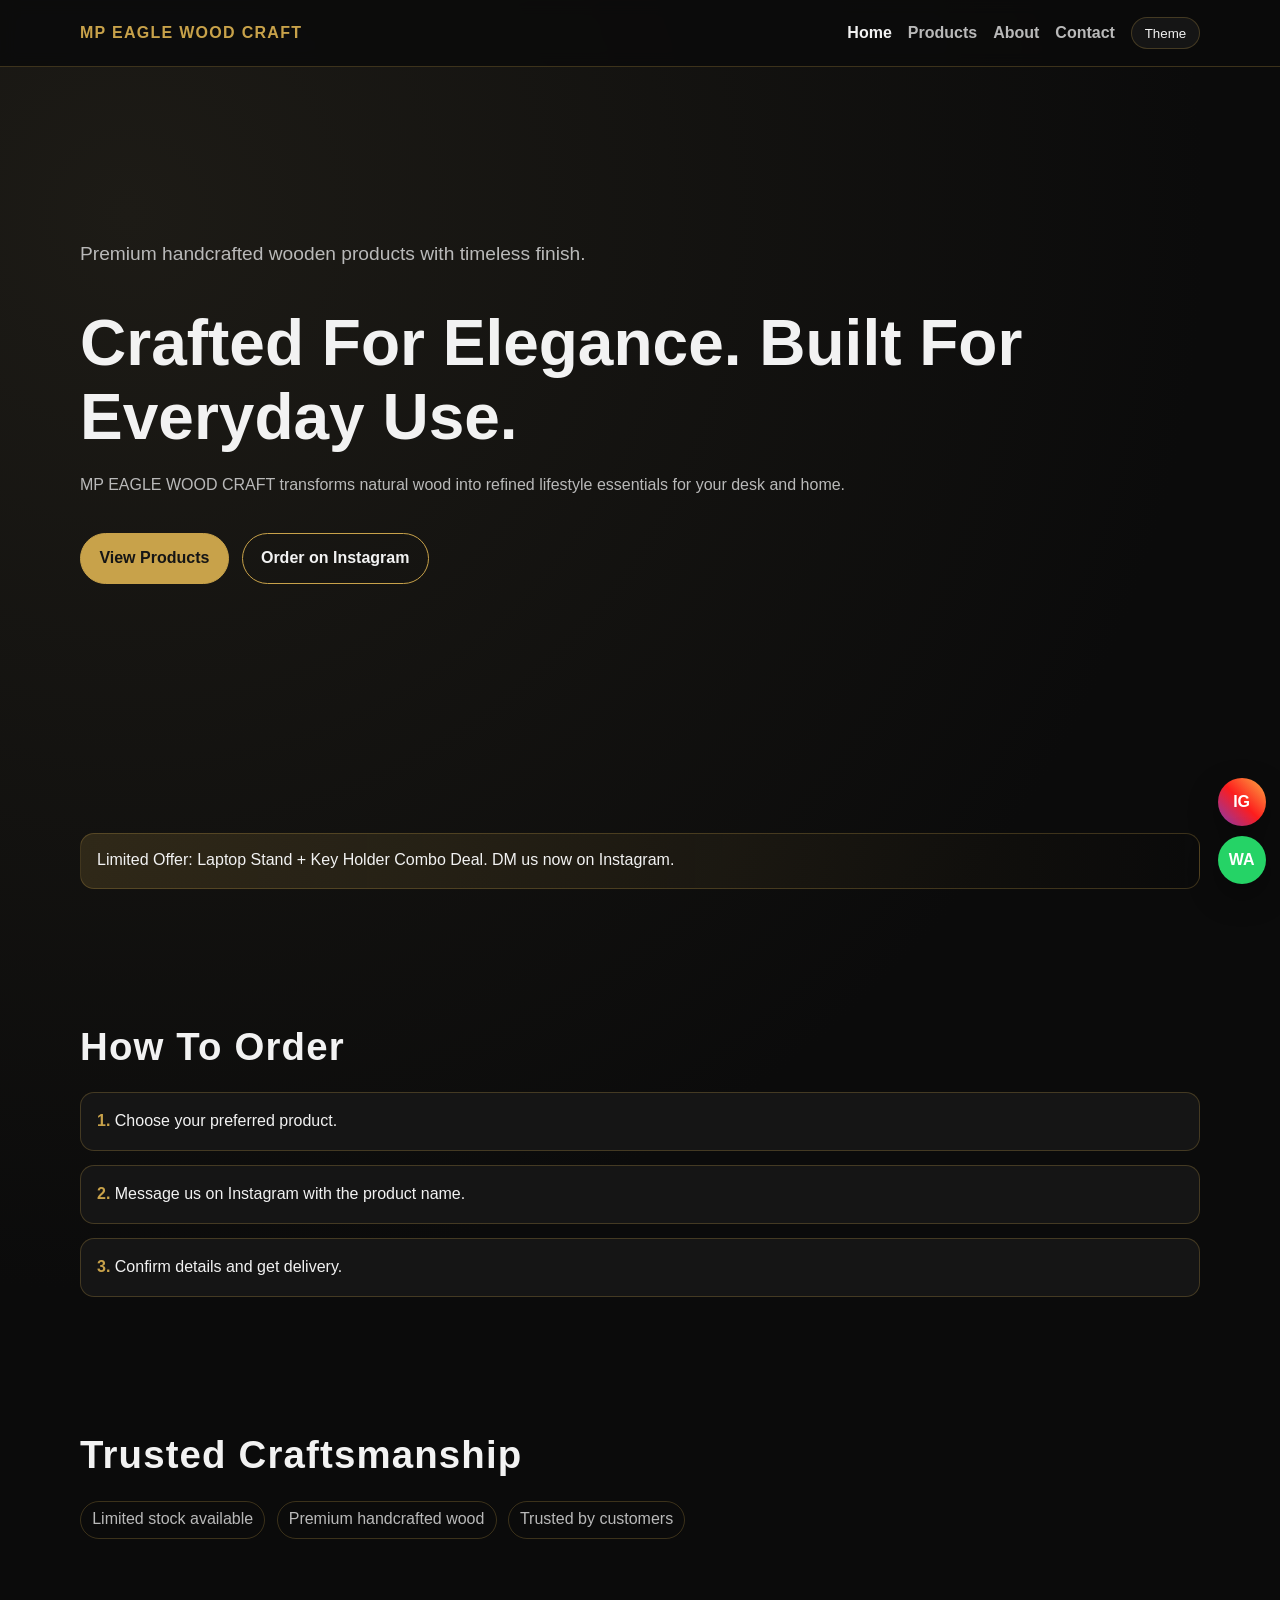
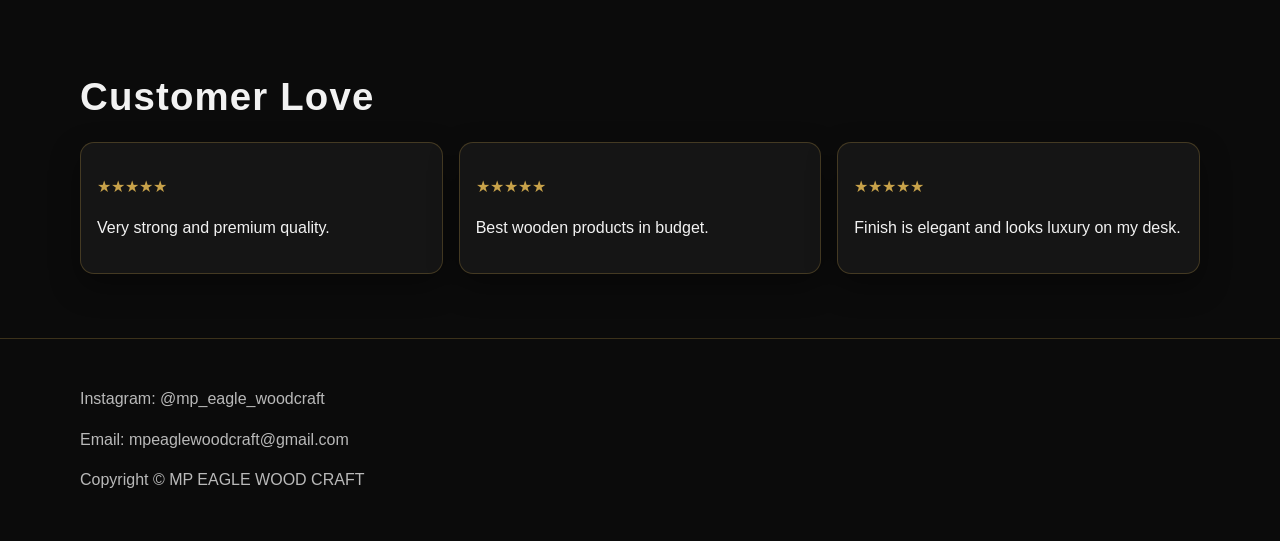
<file: index.html>
<!doctype html>
<html lang="en">
  <head>
    <meta charset="UTF-8" />
    <meta name="viewport" content="width=device-width, initial-scale=1.0" />
    <title>MP EAGLE WOOD CRAFT | Premium Wooden Products</title>
    <meta
      name="description"
      content="MP EAGLE WOOD CRAFT offers premium handcrafted wooden laptop stands, key holders, and desk accessories. Order instantly on Instagram."
    />
    <meta
      name="keywords"
      content="wooden products, laptop stand, key holder, pen stand, handcrafted wood, MP EAGLE WOOD CRAFT"
    />
    <link rel="stylesheet" href="assets/css/main.css" />
  </head>
  <body>
    <div class="wood-grain" aria-hidden="true"></div>
    <div class="loader" data-loader>
      <img src="assets/images/logo.png" alt="MP EAGLE WOOD CRAFT logo" />
    </div>

    <header class="topbar">
      <div class="container nav-wrap">
        <a href="index.html" class="brand">MP EAGLE WOOD CRAFT</a>
        <nav class="menu" aria-label="Primary">
          <a href="index.html" data-nav-link>Home</a>
          <a href="products.html" data-nav-link>Products</a>
          <a href="about.html" data-nav-link>About</a>
          <a href="contact.html" data-nav-link>Contact</a>
          <button class="theme-toggle" data-theme-toggle type="button">Theme</button>
        </nav>
      </div>
    </header>

    <main>
      <section class="hero container section">
        <p class="tagline">Premium handcrafted wooden products with timeless finish.</p>
        <h1>Crafted For Elegance. Built For Everyday Use.</h1>
        <p class="section-lead">
          MP EAGLE WOOD CRAFT transforms natural wood into refined lifestyle essentials for your
          desk and home.
        </p>
        <div class="hero-actions">
          <a class="btn" href="products.html">View Products</a>
          <a
            class="btn btn-ghost"
            href="https://www.instagram.com/mp_eagle_woodcraft/"
            target="_blank"
            rel="noopener noreferrer"
            >Order on Instagram</a
          >
        </div>
      </section>

      <section class="container section">
        <div class="offer-banner">
          Limited Offer: Laptop Stand + Key Holder Combo Deal. DM us now on Instagram.
        </div>
      </section>

      <section class="container section">
        <h2 class="section-title">How To Order</h2>
        <div class="steps">
          <article class="step"><strong>1.</strong> Choose your preferred product.</article>
          <article class="step"><strong>2.</strong> Message us on Instagram with the product name.</article>
          <article class="step"><strong>3.</strong> Confirm details and get delivery.</article>
        </div>
      </section>

      <section class="container section">
        <h2 class="section-title">Trusted Craftsmanship</h2>
        <div class="trust-badges">
          <span class="pill">Limited stock available</span>
          <span class="pill">Premium handcrafted wood</span>
          <span class="pill">Trusted by customers</span>
        </div>
      </section>

      <section class="container section">
        <h2 class="section-title">Customer Love</h2>
        <div class="grid cards-3">
          <article class="card">
            <p class="testimonial-stars">★★★★★</p>
            <p>Very strong and premium quality.</p>
          </article>
          <article class="card">
            <p class="testimonial-stars">★★★★★</p>
            <p>Best wooden products in budget.</p>
          </article>
          <article class="card">
            <p class="testimonial-stars">★★★★★</p>
            <p>Finish is elegant and looks luxury on my desk.</p>
          </article>
        </div>
      </section>
    </main>

    <footer class="footer">
      <div class="container">
        <p>
          Instagram:
          <a href="https://www.instagram.com/mp_eagle_woodcraft/" target="_blank" rel="noopener noreferrer"
            >@mp_eagle_woodcraft</a
          >
        </p>
        <p>
          Email:
          <a href="mailto:mpeaglewoodcraft@gmail.com">mpeaglewoodcraft@gmail.com</a>
        </p>
        <p>Copyright © MP EAGLE WOOD CRAFT</p>
      </div>
    </footer>

    <script src="assets/js/main.js"></script>
  </body>
</html>
</file>
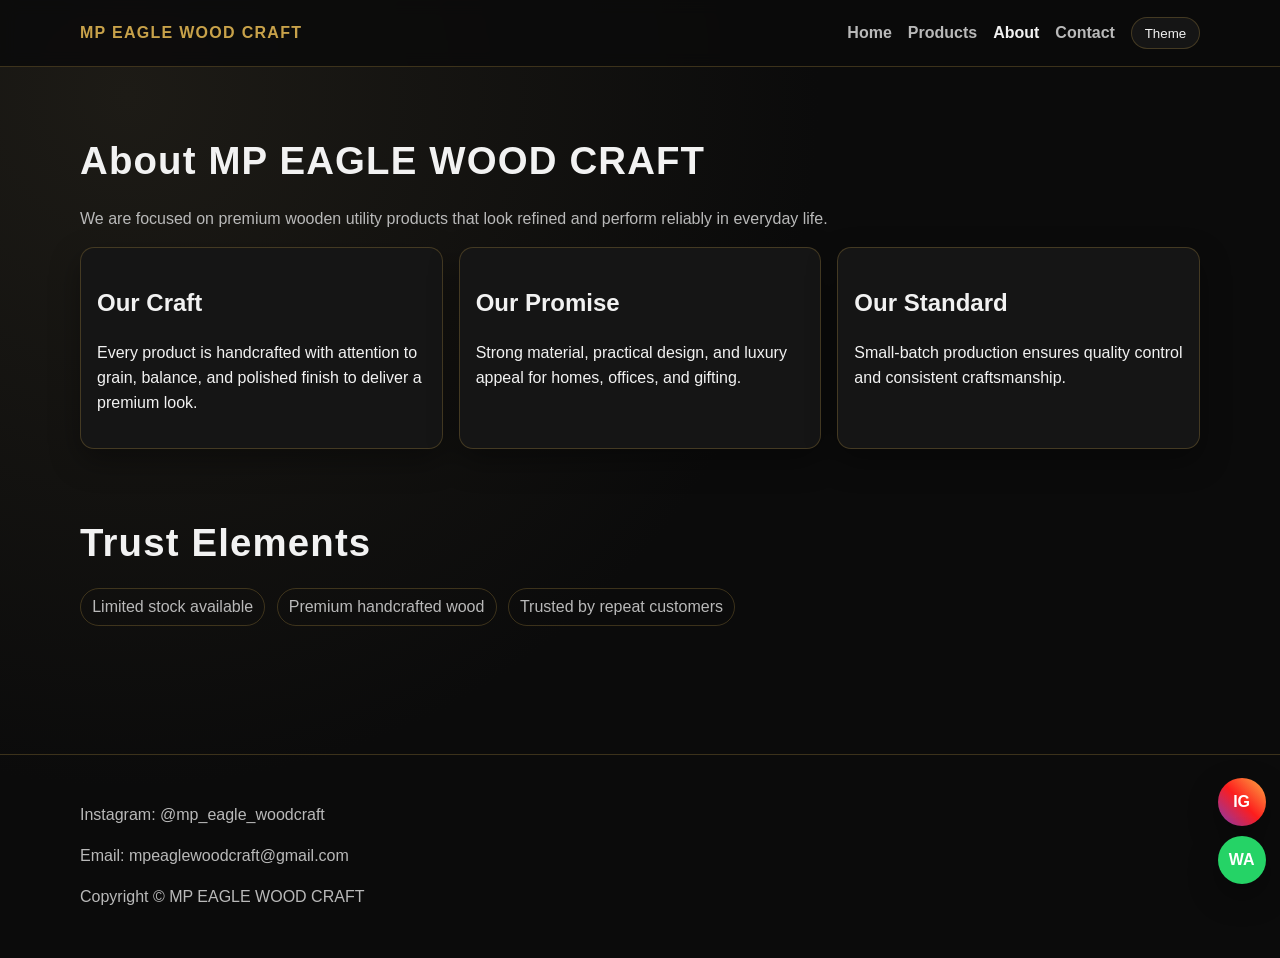
<file: about.html>
<!doctype html>
<html lang="en">
  <head>
    <meta charset="UTF-8" />
    <meta name="viewport" content="width=device-width, initial-scale=1.0" />
    <title>About Us | MP EAGLE WOOD CRAFT</title>
    <meta
      name="description"
      content="Learn the story behind MP EAGLE WOOD CRAFT and how we craft premium handcrafted wooden products with trusted quality."
    />
    <meta name="keywords" content="about wood craft brand, handcrafted quality, premium wood brand" />
    <link rel="stylesheet" href="assets/css/main.css" />
  </head>
  <body>
    <div class="wood-grain" aria-hidden="true"></div>
    <div class="loader" data-loader>
      <img src="assets/images/logo.png" alt="MP EAGLE WOOD CRAFT logo" />
    </div>
    <header class="topbar">
      <div class="container nav-wrap">
        <a href="index.html" class="brand">MP EAGLE WOOD CRAFT</a>
        <nav class="menu" aria-label="Primary">
          <a href="index.html" data-nav-link>Home</a>
          <a href="products.html" data-nav-link>Products</a>
          <a href="about.html" data-nav-link>About</a>
          <a href="contact.html" data-nav-link>Contact</a>
          <button class="theme-toggle" data-theme-toggle type="button">Theme</button>
        </nav>
      </div>
    </header>

    <main class="container section">
      <h1 class="section-title">About MP EAGLE WOOD CRAFT</h1>
      <p class="section-lead">
        We are focused on premium wooden utility products that look refined and perform reliably
        in everyday life.
      </p>

      <section class="grid cards-3">
        <article class="card">
          <h2>Our Craft</h2>
          <p>
            Every product is handcrafted with attention to grain, balance, and polished finish to
            deliver a premium look.
          </p>
        </article>
        <article class="card">
          <h2>Our Promise</h2>
          <p>Strong material, practical design, and luxury appeal for homes, offices, and gifting.</p>
        </article>
        <article class="card">
          <h2>Our Standard</h2>
          <p>Small-batch production ensures quality control and consistent craftsmanship.</p>
        </article>
      </section>

      <section class="section">
        <h2 class="section-title">Trust Elements</h2>
        <div class="trust-badges">
          <span class="pill">Limited stock available</span>
          <span class="pill">Premium handcrafted wood</span>
          <span class="pill">Trusted by repeat customers</span>
        </div>
      </section>
    </main>

    <footer class="footer">
      <div class="container">
        <p>
          Instagram:
          <a href="https://www.instagram.com/mp_eagle_woodcraft/" target="_blank" rel="noopener noreferrer"
            >@mp_eagle_woodcraft</a
          >
        </p>
        <p>
          Email:
          <a href="mailto:mpeaglewoodcraft@gmail.com">mpeaglewoodcraft@gmail.com</a>
        </p>
        <p>Copyright © MP EAGLE WOOD CRAFT</p>
      </div>
    </footer>

    <script src="assets/js/main.js"></script>
  </body>
</html>
</file>
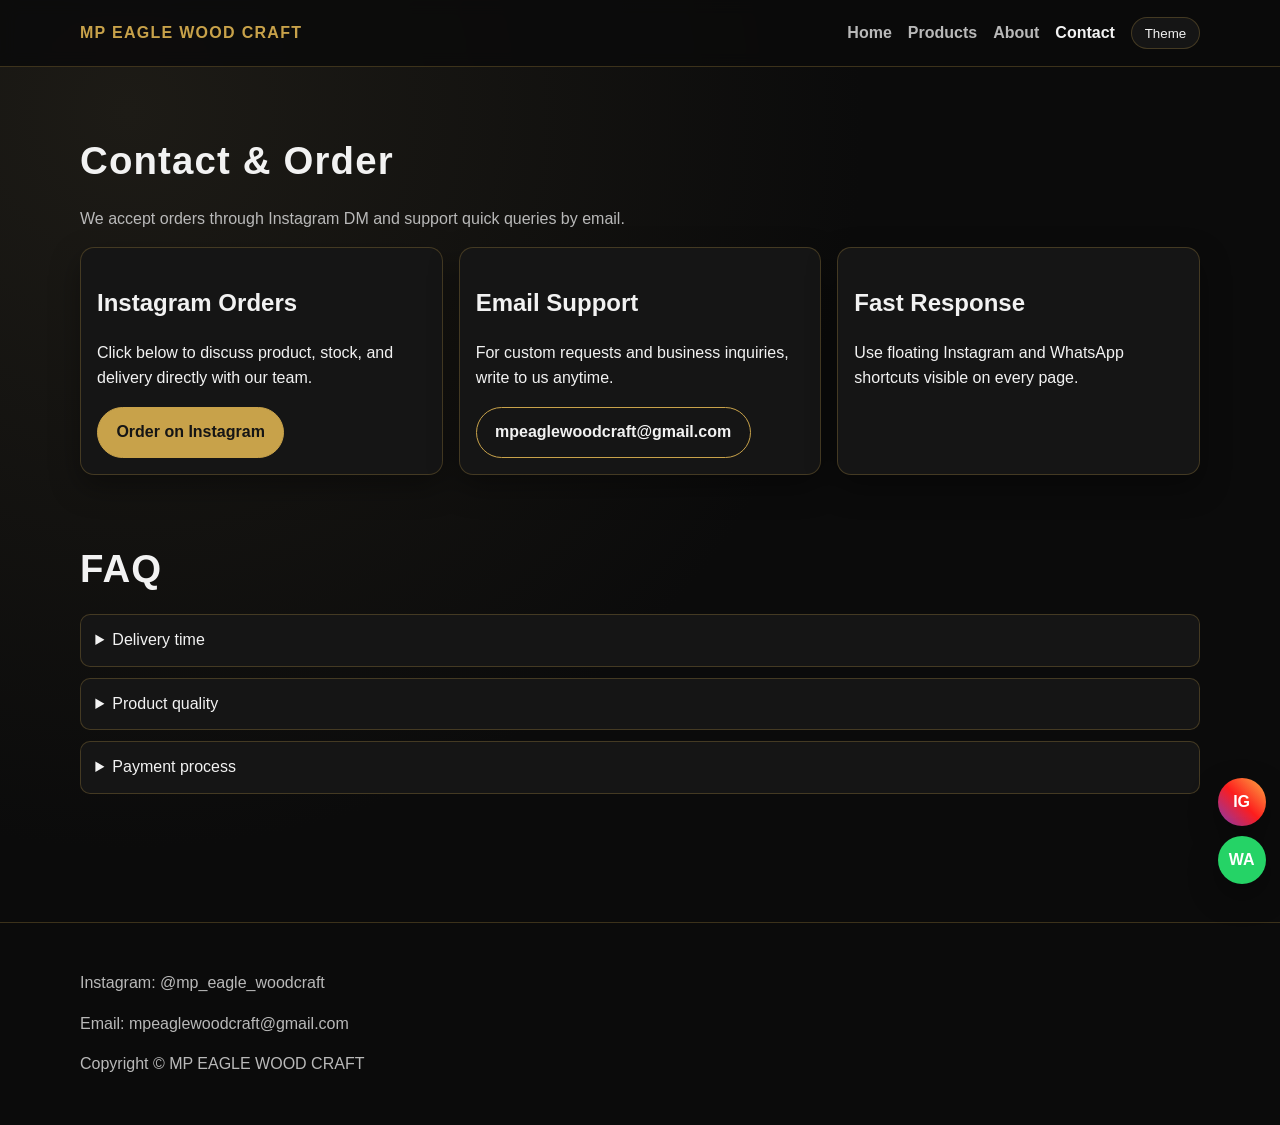
<file: contact.html>
<!doctype html>
<html lang="en">
  <head>
    <meta charset="UTF-8" />
    <meta name="viewport" content="width=device-width, initial-scale=1.0" />
    <title>Contact | MP EAGLE WOOD CRAFT</title>
    <meta
      name="description"
      content="Contact MP EAGLE WOOD CRAFT for premium handcrafted wooden products. Order through Instagram, WhatsApp, or email."
    />
    <meta
      name="keywords"
      content="contact wooden product seller, order on instagram, handcrafted wood support"
    />
    <link rel="stylesheet" href="assets/css/main.css" />
  </head>
  <body>
    <div class="wood-grain" aria-hidden="true"></div>
    <div class="loader" data-loader>
      <img src="assets/images/logo.png" alt="MP EAGLE WOOD CRAFT logo" />
    </div>
    <header class="topbar">
      <div class="container nav-wrap">
        <a href="index.html" class="brand">MP EAGLE WOOD CRAFT</a>
        <nav class="menu" aria-label="Primary">
          <a href="index.html" data-nav-link>Home</a>
          <a href="products.html" data-nav-link>Products</a>
          <a href="about.html" data-nav-link>About</a>
          <a href="contact.html" data-nav-link>Contact</a>
          <button class="theme-toggle" data-theme-toggle type="button">Theme</button>
        </nav>
      </div>
    </header>

    <main class="container section">
      <h1 class="section-title">Contact & Order</h1>
      <p class="section-lead">We accept orders through Instagram DM and support quick queries by email.</p>

      <section class="grid cards-3">
        <article class="card">
          <h2>Instagram Orders</h2>
          <p>Click below to discuss product, stock, and delivery directly with our team.</p>
          <a
            class="btn"
            href="https://www.instagram.com/mp_eagle_woodcraft/"
            target="_blank"
            rel="noopener noreferrer"
            >Order on Instagram</a
          >
        </article>
        <article class="card">
          <h2>Email Support</h2>
          <p>For custom requests and business inquiries, write to us anytime.</p>
          <a class="btn btn-ghost" href="mailto:mpeaglewoodcraft@gmail.com"
            >mpeaglewoodcraft@gmail.com</a
          >
        </article>
        <article class="card">
          <h2>Fast Response</h2>
          <p>Use floating Instagram and WhatsApp shortcuts visible on every page.</p>
        </article>
      </section>

      <section class="section faq">
        <h2 class="section-title">FAQ</h2>
        <details>
          <summary>Delivery time</summary>
          <p>Typically 3-7 working days depending on location and order volume.</p>
        </details>
        <details>
          <summary>Product quality</summary>
          <p>All products are handcrafted and quality checked before dispatch.</p>
        </details>
        <details>
          <summary>Payment process</summary>
          <p>Payment details are shared directly during order confirmation on Instagram/WhatsApp.</p>
        </details>
      </section>
    </main>

    <footer class="footer">
      <div class="container">
        <p>
          Instagram:
          <a href="https://www.instagram.com/mp_eagle_woodcraft/" target="_blank" rel="noopener noreferrer"
            >@mp_eagle_woodcraft</a
          >
        </p>
        <p>
          Email:
          <a href="mailto:mpeaglewoodcraft@gmail.com">mpeaglewoodcraft@gmail.com</a>
        </p>
        <p>Copyright © MP EAGLE WOOD CRAFT</p>
      </div>
    </footer>

    <script src="assets/js/main.js"></script>
  </body>
</html>
</file>
<file: assets/css/main.css>
:root {
  --bg: #0b0b0b;
  --panel: #151515;
  --text: #f2f2f2;
  --muted: #b9b9b9;
  --accent: #c8a24a;
  --accent-strong: #dfb95f;
  --line: rgba(200, 162, 74, 0.26);
  --success: #7dcc84;
  --danger: #ff7272;
  --shadow: 0 12px 30px rgba(0, 0, 0, 0.35);
}

body.light {
  --bg: #f3efe8;
  --panel: #ffffff;
  --text: #1b1b1b;
  --muted: #4d4d4d;
  --accent: #8f6a1d;
  --accent-strong: #b98922;
  --line: rgba(143, 106, 29, 0.25);
  --shadow: 0 12px 24px rgba(45, 35, 16, 0.16);
}

*,
*::before,
*::after {
  box-sizing: border-box;
}

html {
  scroll-behavior: smooth;
}

body {
  margin: 0;
  font-family: "Segoe UI", "Inter", Arial, sans-serif;
  background: radial-gradient(circle at 10% 10%, #1d1b16 0%, var(--bg) 48%);
  color: var(--text);
  line-height: 1.55;
}

.wood-grain {
  position: fixed;
  inset: 0;
  z-index: -1;
  opacity: 0.05;
  pointer-events: none;
  background-image: repeating-linear-gradient(
    100deg,
    rgba(255, 255, 255, 0.11) 0px,
    rgba(255, 255, 255, 0.11) 1px,
    transparent 1px,
    transparent 8px
  );
}

.container {
  width: min(1120px, 92%);
  margin-inline: auto;
}

.section {
  padding: 4rem 0;
}

.section-title {
  font-size: clamp(1.6rem, 4.8vw, 2.4rem);
  margin: 0 0 1rem;
  letter-spacing: 0.03em;
}

.section-lead {
  color: var(--muted);
  margin-top: 0;
}

a {
  color: inherit;
  text-decoration: none;
}

.btn {
  display: inline-flex;
  align-items: center;
  justify-content: center;
  gap: 0.4rem;
  border: 1px solid var(--accent);
  color: #151515;
  background: var(--accent);
  padding: 0.75rem 1.15rem;
  border-radius: 999px;
  font-weight: 700;
  transition: transform 0.2s ease, box-shadow 0.2s ease, background 0.2s ease;
}

.btn:hover {
  transform: translateY(-2px);
  box-shadow: 0 8px 20px rgba(201, 162, 74, 0.3);
  background: var(--accent-strong);
}

.btn-ghost {
  background: transparent;
  color: var(--text);
}

.topbar {
  position: sticky;
  top: 0;
  z-index: 40;
  backdrop-filter: blur(8px);
  border-bottom: 1px solid var(--line);
  background: color-mix(in srgb, var(--bg) 85%, transparent);
}

.nav-wrap {
  min-height: 66px;
  display: flex;
  align-items: center;
  justify-content: space-between;
  gap: 1rem;
}

.brand {
  font-weight: 800;
  letter-spacing: 0.08em;
  color: var(--accent);
}

.menu {
  display: flex;
  gap: 1rem;
  align-items: center;
}

.menu a {
  color: var(--muted);
  font-weight: 600;
}

.menu a.active,
.menu a:hover {
  color: var(--text);
}

.theme-toggle {
  border: 1px solid var(--line);
  background: var(--panel);
  color: var(--text);
  border-radius: 999px;
  padding: 0.45rem 0.8rem;
}

.hero {
  min-height: 78vh;
  display: grid;
  align-content: center;
  gap: 1.2rem;
  padding-top: 2rem;
}

.tagline {
  color: var(--muted);
  font-size: clamp(1rem, 3vw, 1.2rem);
}

.hero h1 {
  margin: 0;
  font-size: clamp(2.1rem, 7vw, 4rem);
  line-height: 1.15;
}

.hero-actions {
  display: flex;
  gap: 0.8rem;
  flex-wrap: wrap;
}

.offer-banner {
  border: 1px solid var(--line);
  border-radius: 14px;
  padding: 0.9rem 1rem;
  background: linear-gradient(90deg, rgba(200, 162, 74, 0.16), transparent);
}

.steps {
  display: grid;
  gap: 0.9rem;
}

.step {
  background: var(--panel);
  border: 1px solid var(--line);
  border-radius: 14px;
  padding: 1rem;
}

.step strong {
  color: var(--accent);
}

.grid {
  display: grid;
  gap: 1rem;
}

.cards-3 {
  grid-template-columns: repeat(1, minmax(0, 1fr));
}

.card {
  background: var(--panel);
  border: 1px solid var(--line);
  border-radius: 14px;
  padding: 1rem;
  box-shadow: var(--shadow);
}

.trust-badges {
  display: flex;
  flex-wrap: wrap;
  gap: 0.7rem;
}

.pill {
  border: 1px solid var(--line);
  border-radius: 999px;
  padding: 0.35rem 0.7rem;
  color: var(--muted);
}

.product-filters {
  display: flex;
  gap: 0.5rem;
  flex-wrap: wrap;
  margin: 1.2rem 0;
}

.filter-btn {
  border: 1px solid var(--line);
  color: var(--muted);
  background: transparent;
  border-radius: 999px;
  padding: 0.45rem 0.8rem;
}

.filter-btn.active {
  background: var(--accent);
  border-color: var(--accent);
  color: #121212;
}

.product-card {
  overflow: hidden;
  padding: 0;
}

.product-open {
  border: 0;
  width: 100%;
  display: block;
  padding: 0;
  cursor: pointer;
  background: transparent;
  color: inherit;
}

.product-media {
  aspect-ratio: 4 / 3;
  overflow: hidden;
}

.product-media img {
  width: 100%;
  height: 100%;
  object-fit: cover;
  transition: transform 0.3s ease;
}

.product-card:hover .product-media img {
  transform: scale(1.06);
}

.product-body {
  padding: 1rem;
}

.price-row {
  display: flex;
  gap: 0.6rem;
  align-items: baseline;
}

.old-price {
  text-decoration: line-through;
  color: var(--muted);
}

.new-price {
  color: var(--accent);
  font-weight: 700;
}

.stock {
  color: var(--danger);
  font-size: 0.92rem;
}

.testimonial-stars {
  color: var(--accent);
}

.faq details {
  border: 1px solid var(--line);
  border-radius: 10px;
  padding: 0.8rem 0.9rem;
  background: var(--panel);
}

.faq details + details {
  margin-top: 0.7rem;
}

.footer {
  padding: 2rem 0;
  border-top: 1px solid var(--line);
  color: var(--muted);
}

.floating {
  position: fixed;
  right: 0.9rem;
  bottom: 1rem;
  display: grid;
  gap: 0.6rem;
  z-index: 45;
}

.floating a {
  width: 48px;
  height: 48px;
  display: grid;
  place-items: center;
  border-radius: 50%;
  color: #fff;
  font-weight: 700;
  box-shadow: var(--shadow);
}

.ig-float {
  background: linear-gradient(45deg, #833ab4, #fd1d1d, #fcb045);
}

.wa-float {
  background: #25d366;
  color: #0f2014;
}

.loader {
  position: fixed;
  inset: 0;
  background: #050505;
  display: grid;
  place-items: center;
  z-index: 99;
  animation: fadeOut 0.45s ease 1s forwards;
}

.loader img {
  width: 110px;
  max-width: 50vw;
  opacity: 0;
  animation: fadeIn 0.45s ease 0.1s forwards;
}

@keyframes fadeIn {
  to {
    opacity: 1;
  }
}

@keyframes fadeOut {
  to {
    opacity: 0;
    visibility: hidden;
  }
}

.modal {
  position: fixed;
  inset: 0;
  background: rgba(5, 5, 5, 0.76);
  z-index: 70;
  display: none;
  align-items: center;
  justify-content: center;
  padding: 1rem;
}

.modal.open {
  display: flex;
}

.modal-panel {
  width: min(760px, 100%);
  background: var(--panel);
  border: 1px solid var(--line);
  border-radius: 14px;
  padding: 1rem;
}

.modal-gallery {
  display: grid;
  grid-template-columns: repeat(2, 1fr);
  gap: 0.5rem;
}

.modal-gallery img {
  width: 100%;
  border-radius: 10px;
  aspect-ratio: 4 / 3;
  object-fit: cover;
}

.cart-box {
  position: sticky;
  top: 84px;
}

.cart-item {
  display: flex;
  justify-content: space-between;
  gap: 0.6rem;
  padding: 0.45rem 0;
  border-bottom: 1px dashed var(--line);
}

@media (min-width: 700px) {
  .cards-3 {
    grid-template-columns: repeat(3, minmax(0, 1fr));
  }

  .products-layout {
    display: grid;
    grid-template-columns: minmax(0, 1fr) 320px;
    gap: 1rem;
    align-items: start;
  }
}

@media (prefers-reduced-motion: reduce) {
  *,
  *::before,
  *::after {
    animation-duration: 0.01ms !important;
    animation-iteration-count: 1 !important;
    transition-duration: 0.01ms !important;
    scroll-behavior: auto !important;
  }
}
</file>
